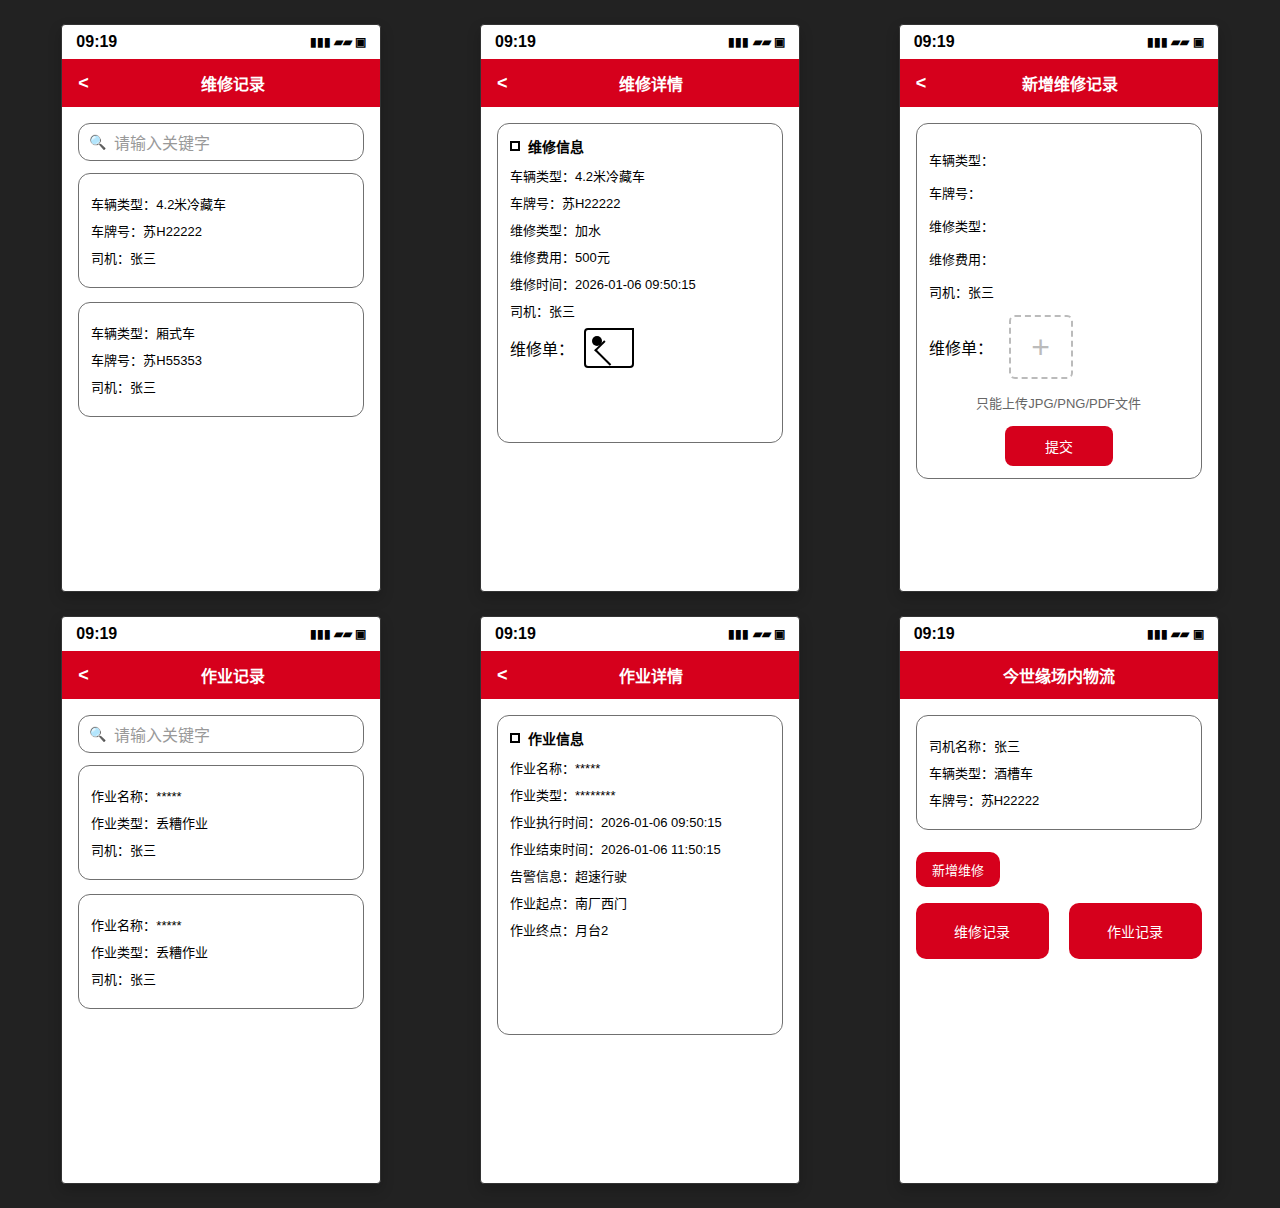
<file: index.html>
<!DOCTYPE html>
<html lang="zh-CN">
<head>
  <meta charset="UTF-8" />
  <meta name="viewport" content="width=device-width, initial-scale=1.0" />
  <title>物流移动端页面</title>
  <link rel="stylesheet" href="styles.css" />
</head>
<body>
  <main class="gallery">
    <section class="phone">
      <div class="status-bar">
        <span>09:19</span>
        <span class="status-icons">▮▮▮ ▰▰ ▣</span>
      </div>
      <div class="app-bar">
        <span class="back">&lt;</span>
        <h1>维修记录</h1>
      </div>
      <div class="content">
        <div class="search">
          <span class="search-icon">🔍</span>
          <span class="placeholder">请输入关键字</span>
        </div>
        <div class="card">
          <p>车辆类型：4.2米冷藏车</p>
          <p>车牌号：苏H22222</p>
          <p>司机：张三</p>
        </div>
        <div class="card">
          <p>车辆类型：厢式车</p>
          <p>车牌号：苏H55353</p>
          <p>司机：张三</p>
        </div>
      </div>
    </section>

    <section class="phone">
      <div class="status-bar">
        <span>09:19</span>
        <span class="status-icons">▮▮▮ ▰▰ ▣</span>
      </div>
      <div class="app-bar">
        <span class="back">&lt;</span>
        <h1>维修详情</h1>
      </div>
      <div class="content">
        <div class="card large">
          <h2><span class="square"></span> 维修信息</h2>
          <p>车辆类型：4.2米冷藏车</p>
          <p>车牌号：苏H22222</p>
          <p>维修类型：加水</p>
          <p>维修费用：500元</p>
          <p>维修时间：2026-01-06 09:50:15</p>
          <p>司机：张三</p>
          <div class="row">
            <span>维修单：</span>
            <div class="doc-icon">
              <span></span>
              <span></span>
              <span></span>
            </div>
          </div>
        </div>
      </div>
    </section>

    <section class="phone">
      <div class="status-bar">
        <span>09:19</span>
        <span class="status-icons">▮▮▮ ▰▰ ▣</span>
      </div>
      <div class="app-bar">
        <span class="back">&lt;</span>
        <h1>新增维修记录</h1>
      </div>
      <div class="content">
        <div class="card form">
          <p>车辆类型：</p>
          <p>车牌号：</p>
          <p>维修类型：</p>
          <p>维修费用：</p>
          <p>司机：张三</p>
          <div class="upload">
            <span>维修单：</span>
            <div class="upload-box">+</div>
          </div>
          <p class="hint">只能上传JPG/PNG/PDF文件</p>
          <button class="primary">提交</button>
        </div>
      </div>
    </section>

    <section class="phone">
      <div class="status-bar">
        <span>09:19</span>
        <span class="status-icons">▮▮▮ ▰▰ ▣</span>
      </div>
      <div class="app-bar">
        <span class="back">&lt;</span>
        <h1>作业记录</h1>
      </div>
      <div class="content">
        <div class="search">
          <span class="search-icon">🔍</span>
          <span class="placeholder">请输入关键字</span>
        </div>
        <div class="card">
          <p>作业名称：*****</p>
          <p>作业类型：丢糟作业</p>
          <p>司机：张三</p>
        </div>
        <div class="card">
          <p>作业名称：*****</p>
          <p>作业类型：丢糟作业</p>
          <p>司机：张三</p>
        </div>
      </div>
    </section>

    <section class="phone">
      <div class="status-bar">
        <span>09:19</span>
        <span class="status-icons">▮▮▮ ▰▰ ▣</span>
      </div>
      <div class="app-bar">
        <span class="back">&lt;</span>
        <h1>作业详情</h1>
      </div>
      <div class="content">
        <div class="card large">
          <h2><span class="square"></span> 作业信息</h2>
          <p>作业名称：*****</p>
          <p>作业类型：********</p>
          <p>作业执行时间：2026-01-06 09:50:15</p>
          <p>作业结束时间：2026-01-06 11:50:15</p>
          <p>告警信息：超速行驶</p>
          <p>作业起点：南厂西门</p>
          <p>作业终点：月台2</p>
        </div>
      </div>
    </section>

    <section class="phone">
      <div class="status-bar">
        <span>09:19</span>
        <span class="status-icons">▮▮▮ ▰▰ ▣</span>
      </div>
      <div class="app-bar center">
        <h1>今世缘场内物流</h1>
      </div>
      <div class="content">
        <div class="card">
          <p>司机名称：张三</p>
          <p>车辆类型：酒槽车</p>
          <p>车牌号：苏H22222</p>
        </div>
        <button class="secondary">新增维修</button>
        <div class="grid-buttons">
          <button class="square-btn">维修记录</button>
          <button class="square-btn">作业记录</button>
        </div>
      </div>
    </section>
  </main>
</body>
</html>
</file>
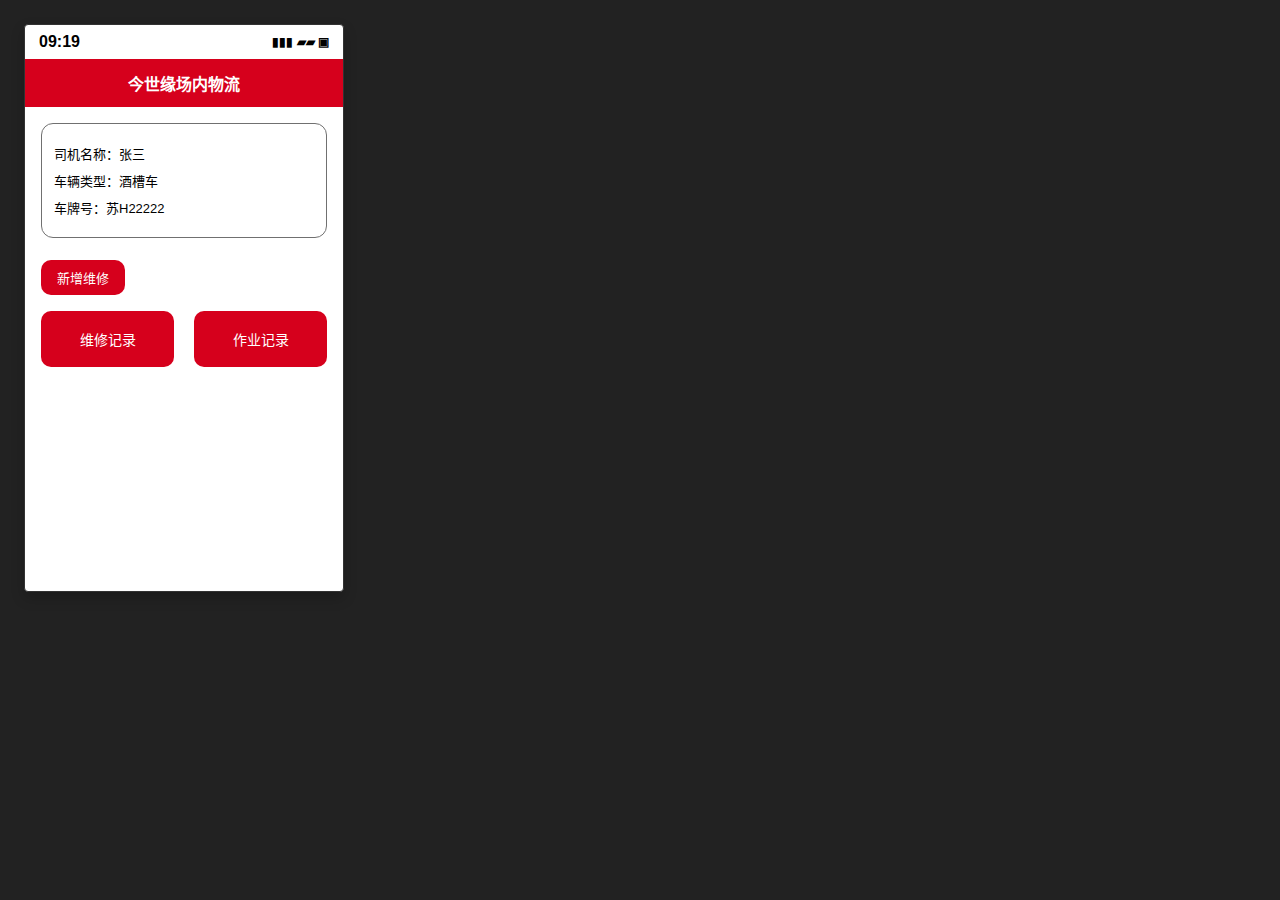
<file: home.html>
<!DOCTYPE html>
<html lang="zh-CN">
<head>
  <meta charset="UTF-8" />
  <meta name="viewport" content="width=device-width, initial-scale=1.0" />
  <title>今世缘场内物流</title>
  <link rel="stylesheet" href="styles.css" />
</head>
<body>
  <main class="single">
    <section class="phone">
      <div class="status-bar">
        <span>09:19</span>
        <span class="status-icons">▮▮▮ ▰▰ ▣</span>
      </div>
      <div class="app-bar center">
        <h1>今世缘场内物流</h1>
      </div>
      <div class="content">
        <div class="card">
          <p>司机名称：张三</p>
          <p>车辆类型：酒槽车</p>
          <p>车牌号：苏H22222</p>
        </div>
        <button class="secondary">新增维修</button>
        <div class="grid-buttons">
          <button class="square-btn">维修记录</button>
          <button class="square-btn">作业记录</button>
        </div>
      </div>
    </section>
  </main>
</body>
</html>
</file>
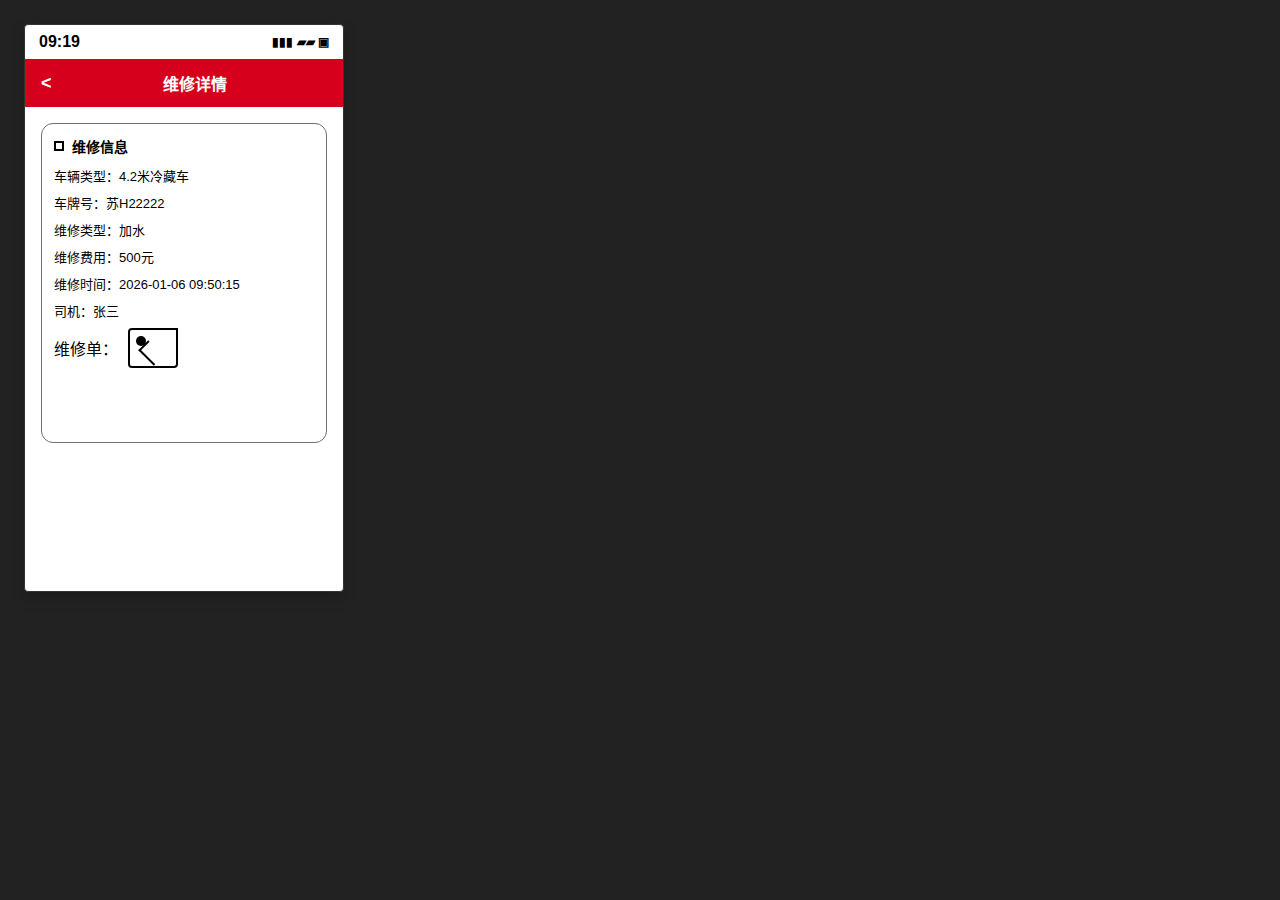
<file: maintenance-detail.html>
<!DOCTYPE html>
<html lang="zh-CN">
<head>
  <meta charset="UTF-8" />
  <meta name="viewport" content="width=device-width, initial-scale=1.0" />
  <title>维修详情</title>
  <link rel="stylesheet" href="styles.css" />
</head>
<body>
  <main class="single">
    <section class="phone">
      <div class="status-bar">
        <span>09:19</span>
        <span class="status-icons">▮▮▮ ▰▰ ▣</span>
      </div>
      <div class="app-bar">
        <span class="back">&lt;</span>
        <h1>维修详情</h1>
      </div>
      <div class="content">
        <div class="card large">
          <h2><span class="square"></span> 维修信息</h2>
          <p>车辆类型：4.2米冷藏车</p>
          <p>车牌号：苏H22222</p>
          <p>维修类型：加水</p>
          <p>维修费用：500元</p>
          <p>维修时间：2026-01-06 09:50:15</p>
          <p>司机：张三</p>
          <div class="row">
            <span>维修单：</span>
            <div class="doc-icon">
              <span></span>
              <span></span>
              <span></span>
            </div>
          </div>
        </div>
      </div>
    </section>
  </main>
</body>
</html>
</file>
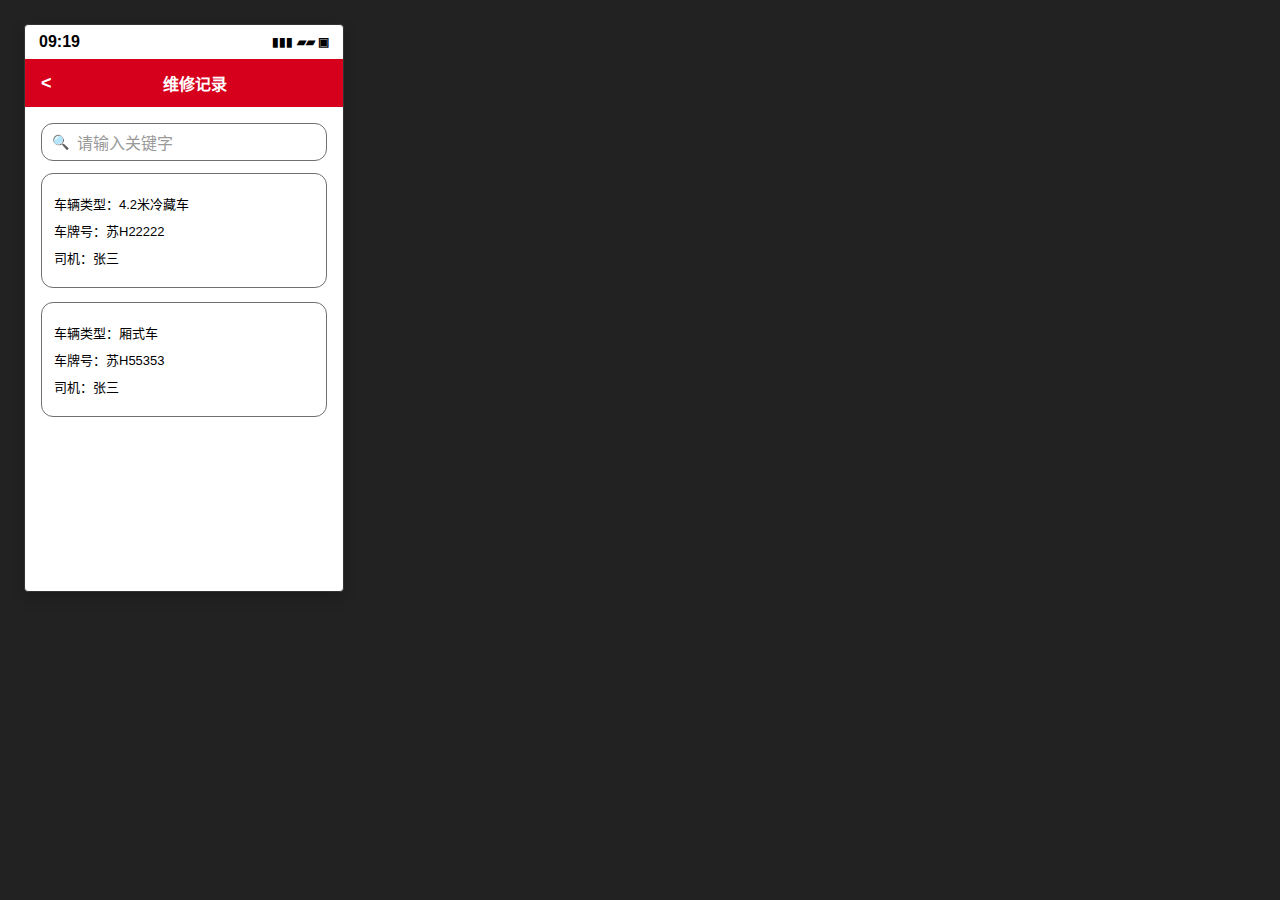
<file: maintenance-list.html>
<!DOCTYPE html>
<html lang="zh-CN">
<head>
  <meta charset="UTF-8" />
  <meta name="viewport" content="width=device-width, initial-scale=1.0" />
  <title>维修记录</title>
  <link rel="stylesheet" href="styles.css" />
</head>
<body>
  <main class="single">
    <section class="phone">
      <div class="status-bar">
        <span>09:19</span>
        <span class="status-icons">▮▮▮ ▰▰ ▣</span>
      </div>
      <div class="app-bar">
        <span class="back">&lt;</span>
        <h1>维修记录</h1>
      </div>
      <div class="content">
        <div class="search">
          <span class="search-icon">🔍</span>
          <span class="placeholder">请输入关键字</span>
        </div>
        <div class="card">
          <p>车辆类型：4.2米冷藏车</p>
          <p>车牌号：苏H22222</p>
          <p>司机：张三</p>
        </div>
        <div class="card">
          <p>车辆类型：厢式车</p>
          <p>车牌号：苏H55353</p>
          <p>司机：张三</p>
        </div>
      </div>
    </section>
  </main>
</body>
</html>
</file>
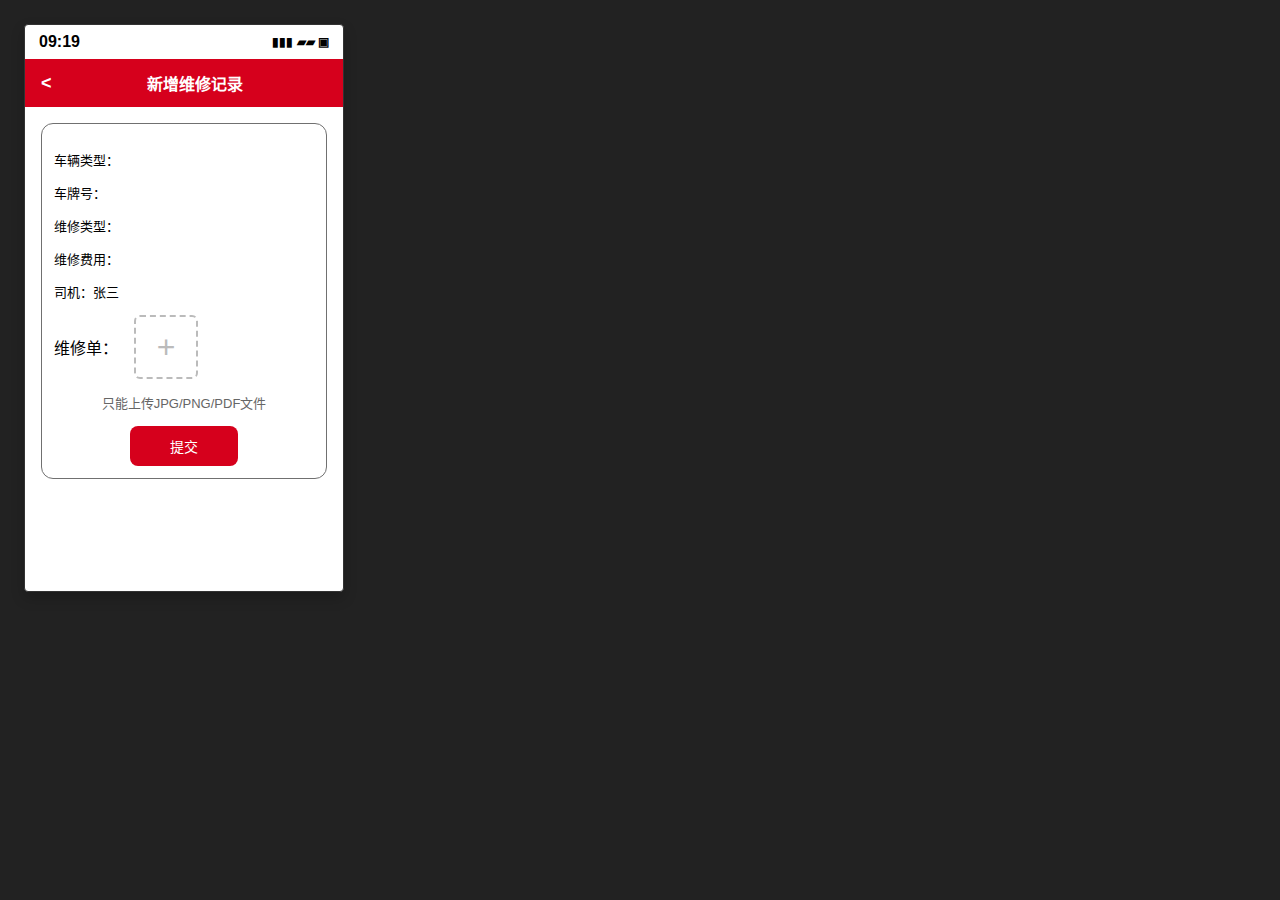
<file: maintenance-new.html>
<!DOCTYPE html>
<html lang="zh-CN">
<head>
  <meta charset="UTF-8" />
  <meta name="viewport" content="width=device-width, initial-scale=1.0" />
  <title>新增维修记录</title>
  <link rel="stylesheet" href="styles.css" />
</head>
<body>
  <main class="single">
    <section class="phone">
      <div class="status-bar">
        <span>09:19</span>
        <span class="status-icons">▮▮▮ ▰▰ ▣</span>
      </div>
      <div class="app-bar">
        <span class="back">&lt;</span>
        <h1>新增维修记录</h1>
      </div>
      <div class="content">
        <div class="card form">
          <p>车辆类型：</p>
          <p>车牌号：</p>
          <p>维修类型：</p>
          <p>维修费用：</p>
          <p>司机：张三</p>
          <div class="upload">
            <span>维修单：</span>
            <div class="upload-box">+</div>
          </div>
          <p class="hint">只能上传JPG/PNG/PDF文件</p>
          <button class="primary">提交</button>
        </div>
      </div>
    </section>
  </main>
</body>
</html>
</file>
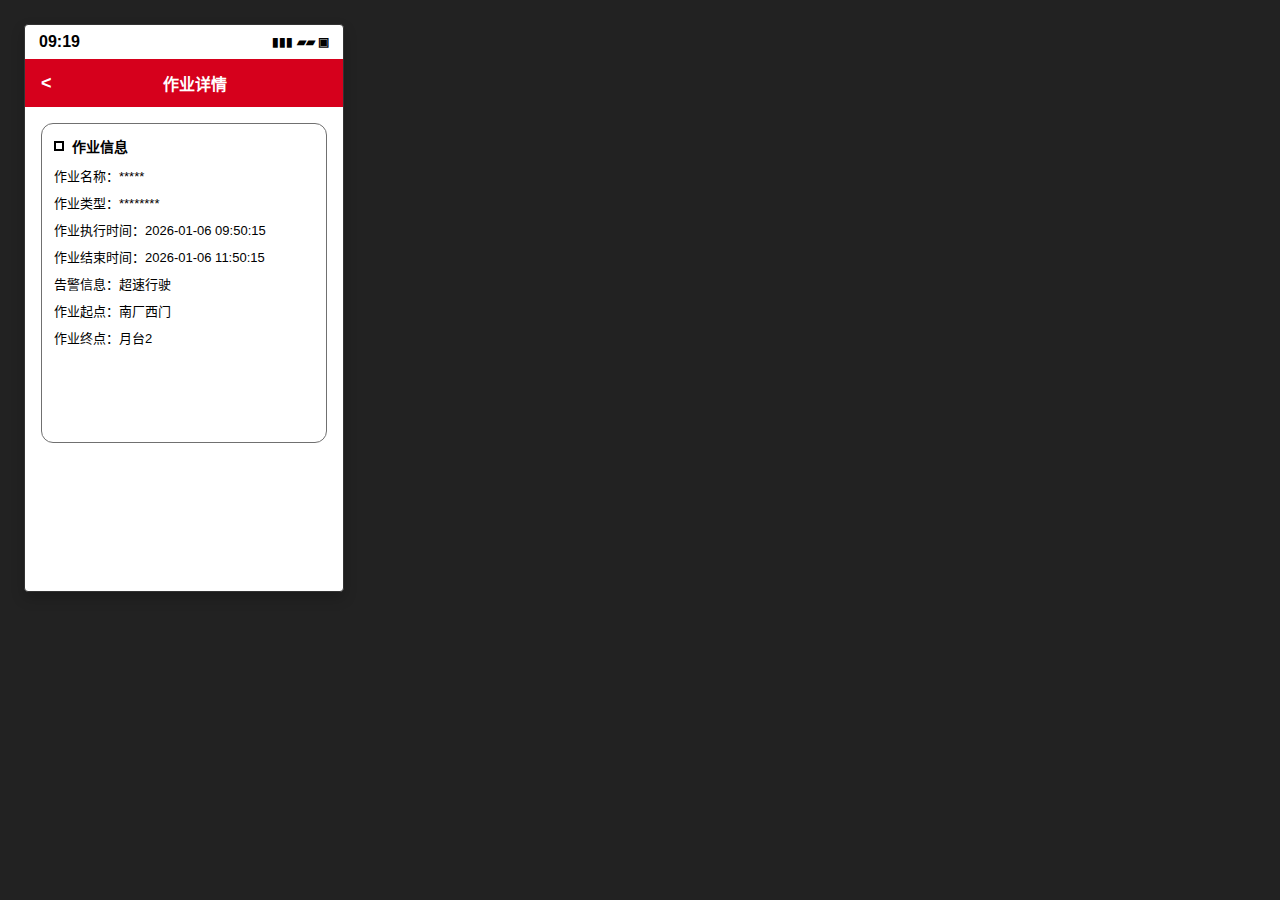
<file: task-detail.html>
<!DOCTYPE html>
<html lang="zh-CN">
<head>
  <meta charset="UTF-8" />
  <meta name="viewport" content="width=device-width, initial-scale=1.0" />
  <title>作业详情</title>
  <link rel="stylesheet" href="styles.css" />
</head>
<body>
  <main class="single">
    <section class="phone">
      <div class="status-bar">
        <span>09:19</span>
        <span class="status-icons">▮▮▮ ▰▰ ▣</span>
      </div>
      <div class="app-bar">
        <span class="back">&lt;</span>
        <h1>作业详情</h1>
      </div>
      <div class="content">
        <div class="card large">
          <h2><span class="square"></span> 作业信息</h2>
          <p>作业名称：*****</p>
          <p>作业类型：********</p>
          <p>作业执行时间：2026-01-06 09:50:15</p>
          <p>作业结束时间：2026-01-06 11:50:15</p>
          <p>告警信息：超速行驶</p>
          <p>作业起点：南厂西门</p>
          <p>作业终点：月台2</p>
        </div>
      </div>
    </section>
  </main>
</body>
</html>
</file>
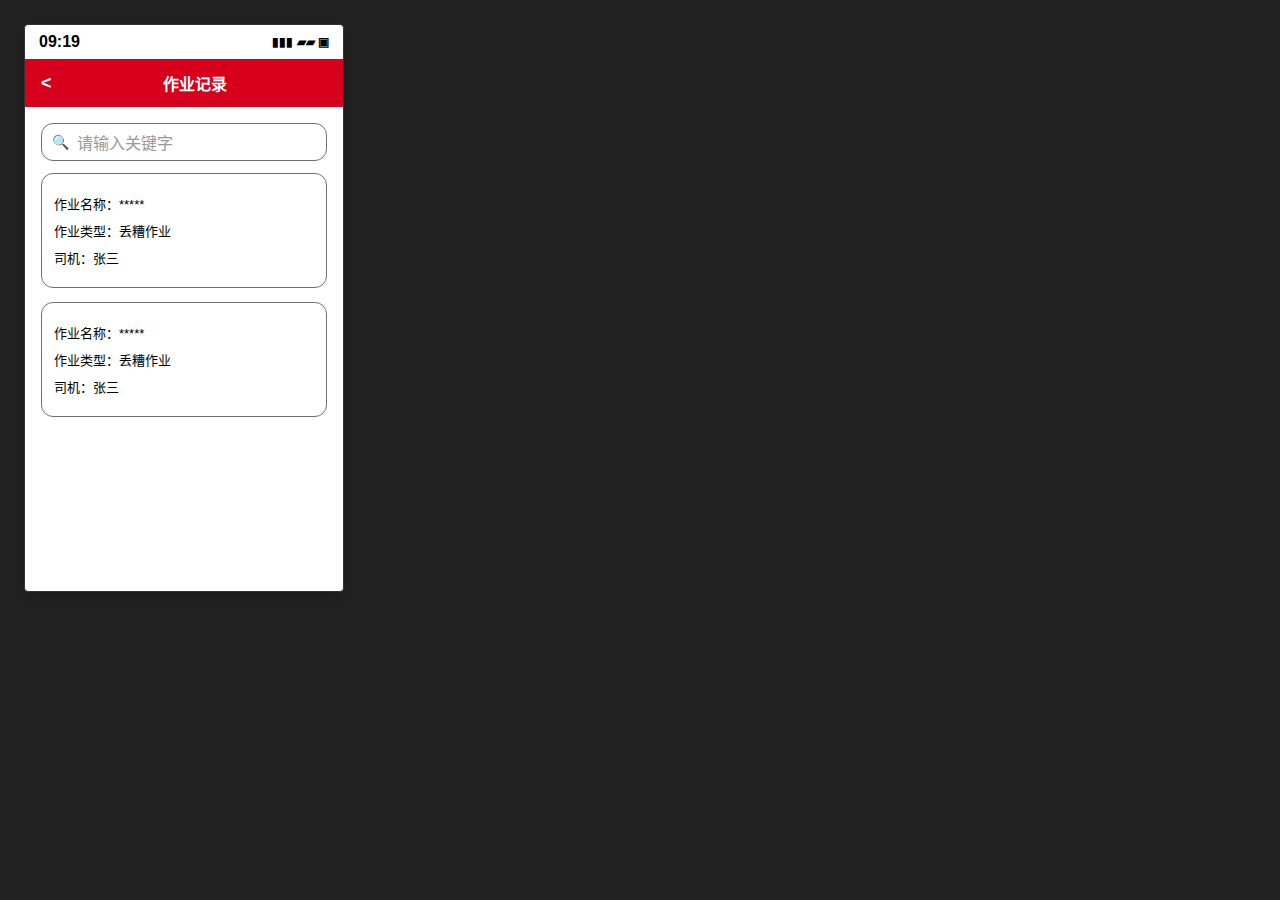
<file: task-list.html>
<!DOCTYPE html>
<html lang="zh-CN">
<head>
  <meta charset="UTF-8" />
  <meta name="viewport" content="width=device-width, initial-scale=1.0" />
  <title>作业记录</title>
  <link rel="stylesheet" href="styles.css" />
</head>
<body>
  <main class="single">
    <section class="phone">
      <div class="status-bar">
        <span>09:19</span>
        <span class="status-icons">▮▮▮ ▰▰ ▣</span>
      </div>
      <div class="app-bar">
        <span class="back">&lt;</span>
        <h1>作业记录</h1>
      </div>
      <div class="content">
        <div class="search">
          <span class="search-icon">🔍</span>
          <span class="placeholder">请输入关键字</span>
        </div>
        <div class="card">
          <p>作业名称：*****</p>
          <p>作业类型：丢糟作业</p>
          <p>司机：张三</p>
        </div>
        <div class="card">
          <p>作业名称：*****</p>
          <p>作业类型：丢糟作业</p>
          <p>司机：张三</p>
        </div>
      </div>
    </section>
  </main>
</body>
</html>
</file>
<file: styles.css>
:root {
  --red: #d6001c;
  --border: #707070;
  --bg: #f6f6f6;
}

* {
  box-sizing: border-box;
  font-family: "PingFang SC", "Microsoft YaHei", sans-serif;
}

body {
  margin: 0;
  background: #222;
  padding: 24px;
}

.gallery {
  display: grid;
  grid-template-columns: repeat(auto-fit, minmax(320px, 1fr));
  gap: 24px;
  justify-items: center;
}

.phone {
  width: 320px;
  height: 568px;
  background: white;
  border: 1px solid #333;
  border-radius: 4px;
  overflow: hidden;
  box-shadow: 0 6px 14px rgba(0, 0, 0, 0.2);
}

.status-bar {
  display: flex;
  justify-content: space-between;
  align-items: center;
  padding: 8px 14px;
  font-weight: 600;
}

.status-icons {
  font-size: 12px;
}

.app-bar {
  background: var(--red);
  color: #fff;
  padding: 12px 16px;
  display: flex;
  align-items: center;
  gap: 12px;
}

.app-bar.center {
  justify-content: center;
}

.app-bar h1 {
  font-size: 16px;
  margin: 0 auto;
  font-weight: 600;
}

.app-bar.center h1 {
  margin: 0;
}

.back {
  font-size: 18px;
  font-weight: 700;
}

.content {
  padding: 16px;
  background: #fff;
}

.search {
  border: 1px solid var(--border);
  border-radius: 12px;
  display: flex;
  align-items: center;
  gap: 8px;
  padding: 6px 10px;
  color: #999;
  margin-bottom: 12px;
}

.search-icon {
  font-size: 14px;
}

.card {
  border: 1px solid var(--border);
  border-radius: 12px;
  padding: 12px;
  margin-bottom: 14px;
}

.card p {
  margin: 8px 0;
  font-size: 13px;
}

.card h2 {
  margin: 0 0 10px;
  font-size: 14px;
  display: flex;
  align-items: center;
  gap: 8px;
}

.square {
  width: 10px;
  height: 10px;
  border: 2px solid #000;
  display: inline-block;
}

.row {
  display: flex;
  align-items: center;
  gap: 10px;
  margin-top: 8px;
}

.doc-icon {
  width: 50px;
  height: 40px;
  border: 2px solid #000;
  border-radius: 4px;
  position: relative;
}

.doc-icon span:nth-child(1) {
  position: absolute;
  width: 10px;
  height: 10px;
  border-radius: 50%;
  background: #000;
  top: 6px;
  left: 6px;
}

.doc-icon span:nth-child(2) {
  position: absolute;
  width: 22px;
  height: 14px;
  border-left: 2px solid #000;
  border-bottom: 2px solid #000;
  transform: rotate(45deg);
  bottom: 6px;
  left: 10px;
}

.doc-icon span:nth-child(3) {
  position: absolute;
  right: -2px;
  top: -2px;
  width: 16px;
  height: 16px;
  border: 2px solid #000;
  border-left: none;
  border-bottom: none;
  background: white;
}

.form p {
  margin: 14px 0;
}

.upload {
  display: flex;
  align-items: center;
  gap: 16px;
}

.upload-box {
  width: 64px;
  height: 64px;
  border: 2px dashed #bbb;
  border-radius: 6px;
  display: flex;
  align-items: center;
  justify-content: center;
  font-size: 32px;
  color: #bbb;
}

.hint {
  text-align: center;
  color: #666;
  font-size: 12px;
}

.primary {
  background: var(--red);
  color: #fff;
  border: none;
  border-radius: 8px;
  padding: 10px 40px;
  margin: 12px auto 0;
  display: block;
  font-size: 14px;
}

.secondary {
  background: var(--red);
  color: #fff;
  border: none;
  border-radius: 10px;
  padding: 8px 16px;
  margin: 8px 0 16px;
  font-size: 13px;
}

.grid-buttons {
  display: grid;
  grid-template-columns: repeat(2, 1fr);
  gap: 20px;
}

.square-btn {
  background: var(--red);
  color: #fff;
  border: none;
  border-radius: 10px;
  padding: 18px 0;
  font-size: 14px;
}

.large {
  min-height: 320px;
}
</file>
